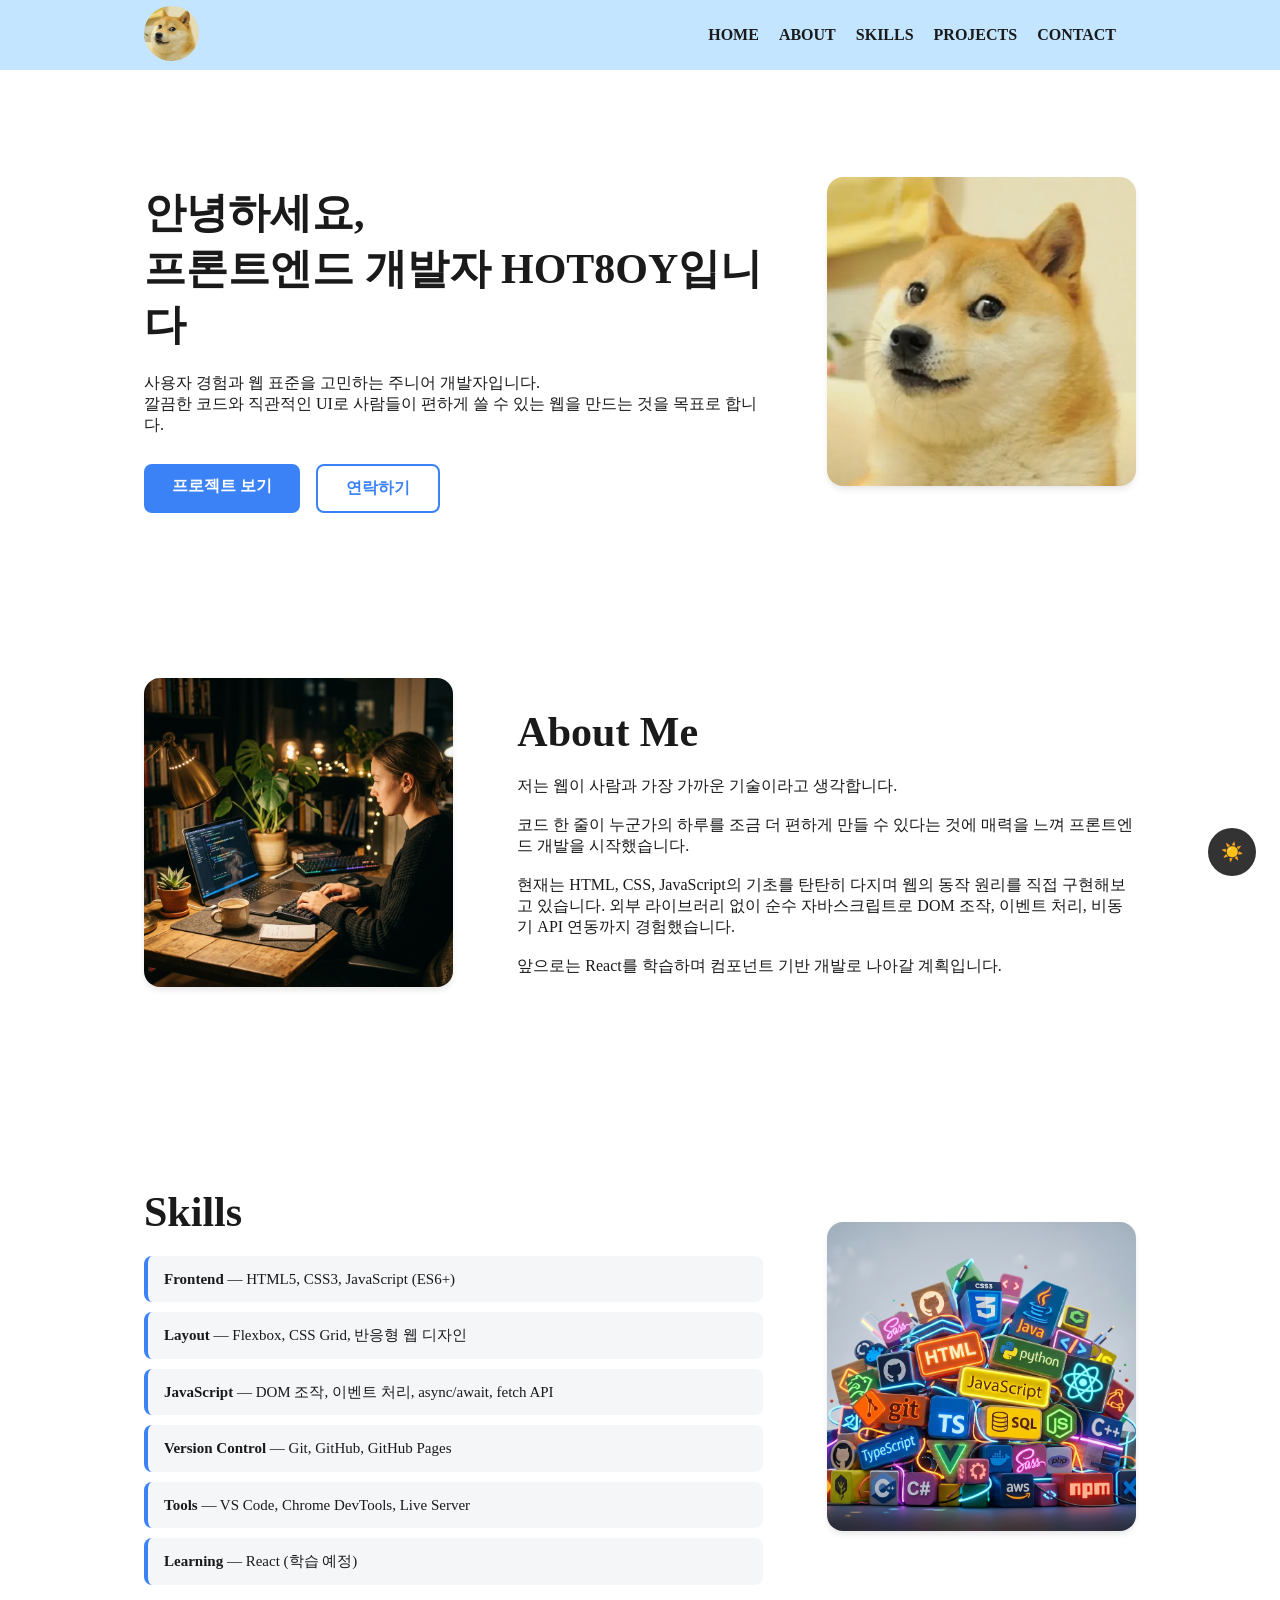
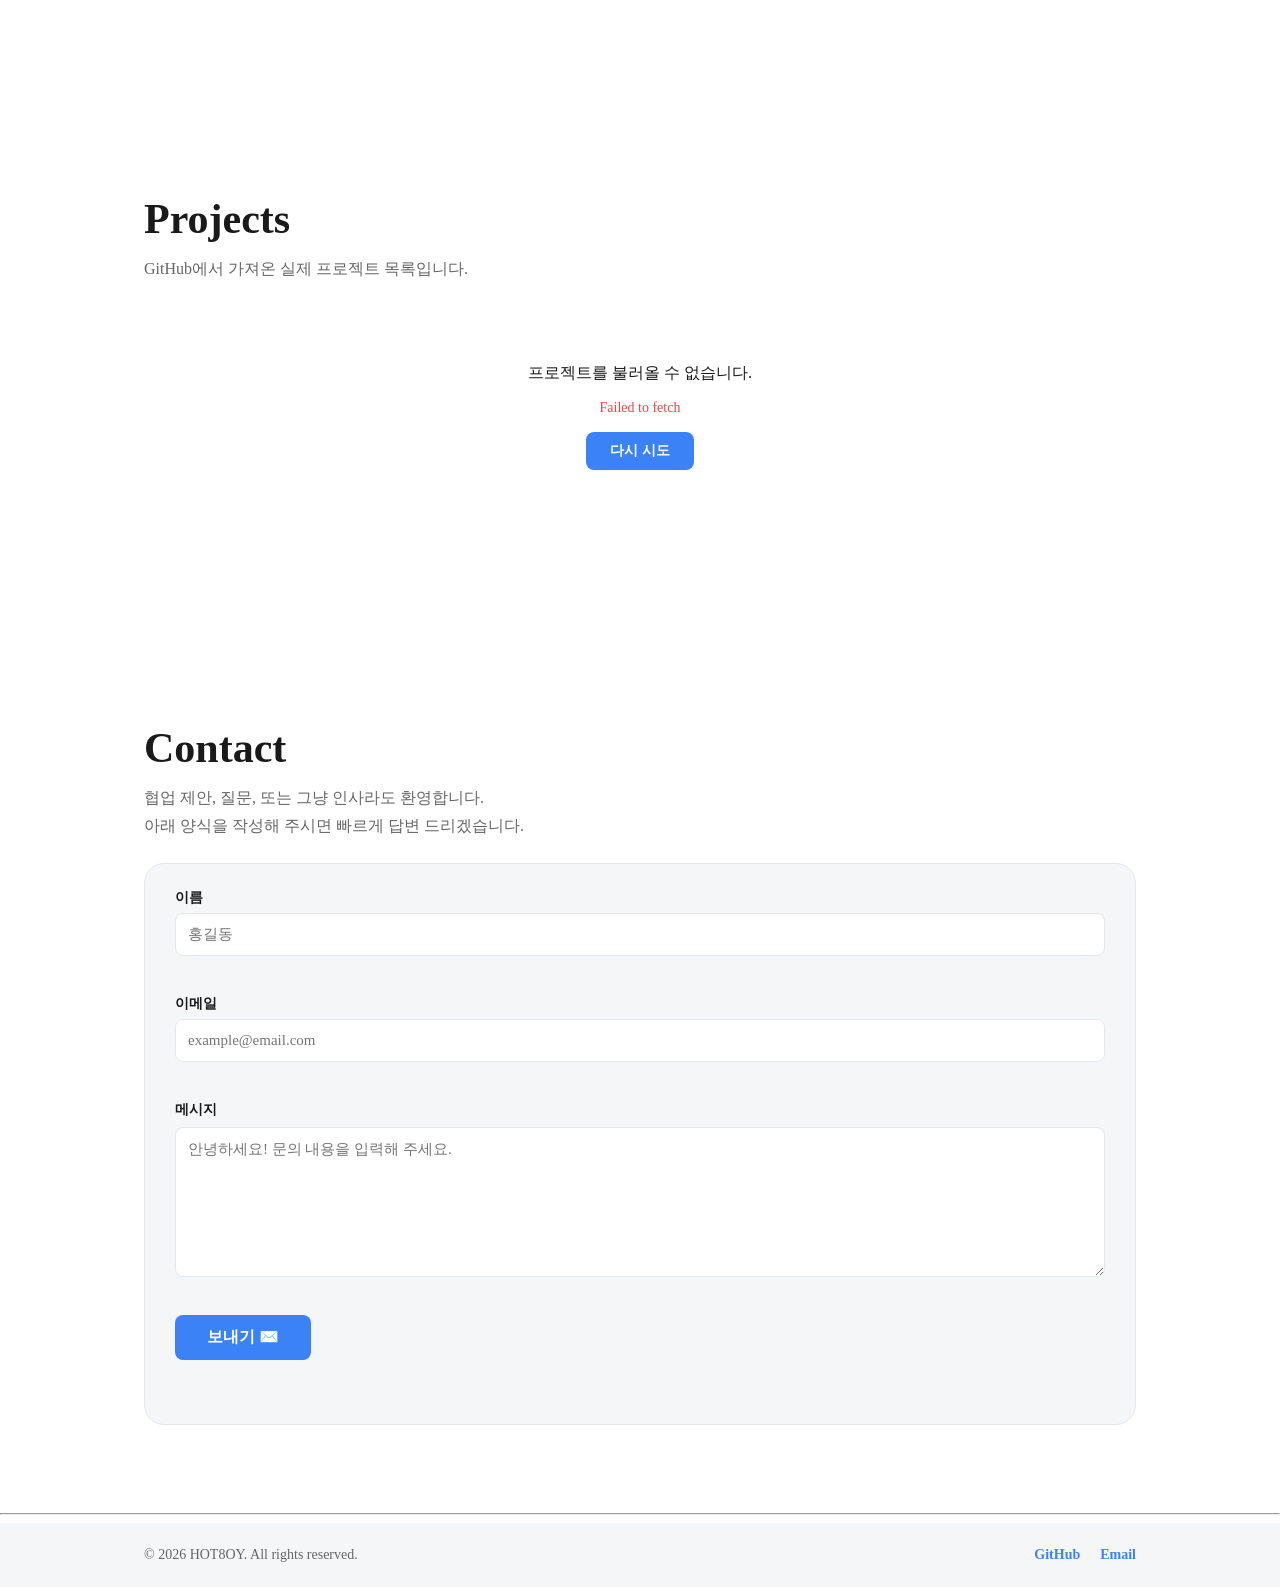
<file: index.html>
<!DOCTYPE html>
<html lang="ko">

<head>
    <meta charset="UTF-8">
    <meta name="viewport" content="width=device-width, initial-scale=1.0">
    <meta name="description" content="HOT8OY의 프론트엔드 개발자 포트폴리오 — HTML, CSS, JavaScript, GitHub API 연동 프로젝트 소개">
    <title>HOT8OY | Frontend Developer</title>
    <link rel="stylesheet" href="css/style.css">
    <script src="js/main-logic.js" defer></script>
</head>

<body>
    <div class="floating-container">
        <button class="floating-item floating-button-up">🔝</button>
        <button class="floating-item floating-darkmode">☀️</button>
    </div>
    <header>
        <nav id="nav-container">
            <div class="logo"><img class="logo-img" src="./assets/profile_image.png" alt="HOT8OY 로고 이미지"></div>
            <!-- 모바일 햄버거 버튼 -->
            <button id="hamburger-btn" class="hamburger-btn" aria-label="메뉴 열기" aria-expanded="false">☰</button>
            <ul class="nav-button-container" id="nav-menu" aria-label="내비게이션 메뉴">
                <li class="nav-item"><a href="#hero">Home</a></li>
                <li class="nav-item"><a href="#about">About</a></li>
                <li class="nav-item"><a href="#skills">Skills</a></li>
                <li class="nav-item"><a href="#projects">Projects</a></li>
                <li class="nav-item"><a href="#contact">Contact</a></li>
            </ul>
        </nav>
    </header>

    <main>
        <!-- Hero 섹션 -->
        <section id="hero" class="split-section" aria-label="인사말, CTA 버튼">
            <div class="section-content">
                <h1 class="section-name">안녕하세요,<br>프론트엔드 개발자 HOT8OY입니다</h1>
                <p>
                    사용자 경험과 웹 표준을 고민하는 주니어 개발자입니다.<br>
                    깔끔한 코드와 직관적인 UI로 사람들이 편하게 쓸 수 있는 웹을 만드는 것을 목표로 합니다.
                </p>
                <div class="hero-cta">
                    <a href="#projects" class="btn-primary">프로젝트 보기</a>
                    <a href="#contact" class="btn-secondary">연락하기</a>
                </div>
            </div>
            <!-- 1/3 이미지 (프로필) -->
            <div class="section-media">
                <img src="./assets/profile_image.png" alt="HOT8OY 프로필 사진">
            </div>
        </section>

        <!-- About 섹션 -->
        <section id="about" class="split-section" aria-label="자기소개, 프로필 이미지">
            <!-- 1/3 이미지 (감성 작업실) -->
            <div class="section-media">
                <img src="./assets/about_image.jpg" alt="작업 공간 이미지">
            </div>
            <div class="section-content">
                <h2 class="section-name">About Me</h2>
                <p>
                    저는 웹이 사람과 가장 가까운 기술이라고 생각합니다.<br><br>
                    코드 한 줄이 누군가의 하루를 조금 더 편하게 만들 수 있다는 것에 매력을 느껴
                    프론트엔드 개발을 시작했습니다.<br><br>
                    현재는 HTML, CSS, JavaScript의 기초를 탄탄히 다지며 웹의 동작 원리를
                    직접 구현해보고 있습니다. 외부 라이브러리 없이 순수 자바스크립트로
                    DOM 조작, 이벤트 처리, 비동기 API 연동까지 경험했습니다.<br><br>
                    앞으로는 React를 학습하며 컴포넌트 기반 개발로 나아갈 계획입니다.
                </p>
            </div>
        </section>

        <!-- Skills 섹션 -->
        <section id="skills" class="split-section" aria-label="기술 스택 목록">
            <div class="section-content">
                <h2 class="section-name">Skills</h2>
                <ul class="skills-list">
                    <li><strong>Frontend</strong> — HTML5, CSS3, JavaScript (ES6+)</li>
                    <li><strong>Layout</strong> — Flexbox, CSS Grid, 반응형 웹 디자인</li>
                    <li><strong>JavaScript</strong> — DOM 조작, 이벤트 처리, async/await, fetch API</li>
                    <li><strong>Version Control</strong> — Git, GitHub, GitHub Pages</li>
                    <li><strong>Tools</strong> — VS Code, Chrome DevTools, Live Server</li>
                    <li><strong>Learning</strong> — React (학습 예정)</li>
                </ul>
            </div>
            <!-- 1/3 이미지 (기술 스택 비주얼) -->
            <div class="section-media">
                <img src="./assets/skills_image.jpg" alt="보유 기술 스택 그래픽">
            </div>
        </section>

        <!-- Projects 섹션 (GitHub API 연동) -->
        <section id="projects" aria-label="GitHub API 연동 카드">
            <h2 class="section-name">Projects</h2>
            <p class="section-desc">GitHub에서 가져온 실제 프로젝트 목록입니다.</p>
            <!-- 상태 표시 영역 (로딩, 에러, 빈 상태 안내) -->
            <div class="projects-status" id="projects-status">
                <div class="spinner"></div>
                <p>Github 프로젝트를 불러오는 중...</p>
            </div>

            <!-- Github 레포지토리 카드들이 들어갈 Grid 컨테이너 -->
            <div id="projects-container" class="projects-container"></div>
        </section>

        <!-- Contact 섹션 -->
        <section id="contact" aria-label="문의 폼">
            <h2 class="section-name">Contact</h2>
            <p class="section-desc">
                협업 제안, 질문, 또는 그냥 인사라도 환영합니다.<br>
                아래 양식을 작성해 주시면 빠르게 답변 드리겠습니다.
            </p>
            <form action="/email" method="post" id="contact-form" novalidate>
                <div class="form-name">
                    <label for="name">이름</label>
                    <input type="text" name="name" id="name" placeholder="홍길동" required>
                    <!-- 검증 에러 문구 -->
                    <span class="error-msg" id="name-error"></span>
                </div>
                <div class="form-email">
                    <label for="email">이메일</label>
                    <input type="email" name="email" id="email" placeholder="example@email.com" required>
                    <span class="error-msg" id="email-error"></span>
                </div>
                <div class="form-message">
                    <label for="message">메시지</label>
                    <textarea name="message" id="message" placeholder="안녕하세요! 문의 내용을 입력해 주세요."></textarea>
                    <span class="error-msg" id="message-error"></span>
                </div>
                <button type="submit" class="btn-submit">보내기 ✉️</button>

                <!-- 전송 성공시 메시지 -->
                <p class="form-status" id="form-status"></p>
            </form>
        </section>
    </main>

    <hr>
    <footer aria-label="저작권, 소셜 링크">
        <div class="footer-content">
            <p class="footer-copy">© 2026 HOT8OY. All rights reserved.</p>
            <nav class="footer-links" aria-label="소셜 링크">
                <a href="https://github.com/HOT8OY" target="_blank" rel="noopener noreferrer">GitHub</a>
                <a href="mailto:hot8oy@example.com">Email</a>
            </nav>
        </div>
    </footer>
</body>

</html>
</file>
<file: css/style.css>
/* 스크롤 부드럽게 */
html {
    scroll-behavior: smooth;
}

/* =========================================
   1. 기본 (라이트 모드) 변수
========================================= */
:root {
    /* 배경 색상 */
    --bg-primary: #ffffff;
    /* 전체 기본 배경 */
    --bg-secondary: #f4f6f8;
    /* 카드, 섹션 구분용 연한 배경 */
    --header-bg: rgba(109, 191, 254, 0.4);
    /* 헤더 반투명 배경 */

    /* 텍스트 색상 */
    --text-primary: #1a1a1a;
    /* 기본 본문 텍스트 */
    --text-secondary: #666666;
    /* 설명, 날짜 등 부가 텍스트 */

    /* 포인트/강조 색상 */
    --accent-color: #3b82f6;
    /* 주요 버튼, 링크 강조 */
    --accent-hover: #2563eb;
    /* 마우스 호버 시 색상 */

    /* 테두리 및 그림자 */
    --border-color: #e5e7eb;
    /* 구분선, 인풋 박스 테두리 */
    --card-shadow: 0 4px 6px -1px rgba(0, 0, 0, 0.1);

    /* 레이아웃 & 전환 효과 */
    --max-width: 1024px;
    --transition-speed: 0.3s;
}

/* =========================================
   2. 다크 모드 변수 ([data-theme="dark"])
========================================= */
[data-theme="dark"] {
    /* 배경 색상 (어둡게 반전) */
    --bg-primary: #121212;
    --bg-secondary: #1e1e1e;
    --header-bg: rgba(30, 30, 30, 0.7);

    /* 텍스트 색상 (밝게 반전) */
    --text-primary: #f3f4f6;
    --text-secondary: #9ca3af;

    /* 포인트/강조 색상 (어두운 배경에 맞춘 톤) */
    --accent-color: #60a5fa;
    --accent-hover: #93c5fd;

    /* 테두리 및 그림자 */
    --border-color: #374151;
    --card-shadow: 0 4px 6px -1px rgba(0, 0, 0, 0.5);
}


/* 전역 기본 상태 */
a,
a:visited,
a:hover,
a:active {
    color: inherit;
    text-decoration: none;
}

body {
    margin: 0;
    padding: 0;
    background-color: var(--bg-primary);
    color: var(--text-primary);
    transition: background-color var(--transition-speed), color var(--transition-speed);
}

li {
    list-style: none;
}

/* 섹션별 모바일 / PC 폰트 크기 및 여백 */
/* section은 처음에 숨겨뒀다고 IntersectionObserver로 보이게 */
section {
    padding-block: 40px;
    opacity: 0;
    transform: translateY(40px);
    transition: opacity 0.6s ease-out, transform 0.6s ease-out;
}

section.visible {
    opacity: 1;
    transform: translateY(0);
}

.section-name {
    font-size: 24px;
    /* 모바일 제목 크기 */
    margin-bottom: 20px;
}

@media (min-width: 768px) {
    section {
        padding-block: 80px;
    }

    .section-name {
        font-size: 36px;
    }
}

/* =========================================
   공통 2분할 섹션 레이아웃 (1/3 : 2/3)
========================================= */
/* 1. 이미지 컨테이너: 1:1 비율 고정 + 세로 중앙 정렬 */
.section-media {
    width: 100%;
    max-width: 90%;
    aspect-ratio: 1 / 1;
    overflow: hidden;
    border-radius: 16px;
    box-shadow: var(--card-shadow);
    align-self: center;
    /* 세로축 기준 가운데 정렬 */
}

/* 이미지는 컨테이너를 꽉 채우되, 비율 유지하며 중앙 크롭 */
.section-media img {
    width: 100%;
    height: 100%;
    object-fit: cover;
    display: block;
    border-radius: 0;
    box-shadow: none;
    transition: transform 0.4s ease;
}

/* 이미지 호버 시 살짝 확대 효과 */
.section-media:hover img {
    transform: scale(1.05);
}

/* 2. 모바일 기본 (화면이 좁으므로 위아래로 쌓임) */
.split-section {
    display: flex;
    flex-direction: column;
    gap: 32px;
    align-items: center;
}

/* 모바일에서는 이미지(.section-media) -> 본문(.section-content) 순서로 표시 */
.split-section .section-media {
    order: 1;
}

.split-section .section-content {
    width: 90%;
    order: 2;
}

/* 3. 태블릿 (768px 이상): 가로 배치 */
@media (min-width: 768px) {
    .split-section {
        flex-direction: row;
        /* 좌우 나란히 배치 */
        align-items: center;
        /* 세로 중앙 정렬 */
        justify-content: space-between;
        gap: 48px;
    }

    /* 태블릿/데스크톱에서는 원래 HTML 순서대로 배치 복원 */
    .split-section .section-media {
        order: 0;
        flex: 1;
        /* 전체의 1/3 (약 33.3%) */
        width: auto;
        /* 모바일 100% 해제 */
        max-width: none;
    }

    .split-section .section-content {
        order: 0;
        flex: 2;
        /* 전체의 2/3 (약 66.6%) */
        width: auto;
    }
}

/* 4. 데스크톱 (1024px 이상): 여백 및 타이포 세부 조율 */
@media (min-width: 1024px) {
    .split-section {
        gap: 64px;
    }

    .section-name {
        font-size: 42px;
    }

    .section-media {
        flex: 1;
    }

    .section-content {
        flex: 2;
    }
}

/* =========================================
   Hero 섹션
========================================= */
/* CTA 버튼 그룹 */
.hero-cta {
    display: flex;
    gap: 16px;
    margin-top: 28px;
    flex-wrap: wrap;
}

.btn-primary {
    display: inline-block;
    padding: 12px 28px;
    background-color: var(--accent-color);
    color: #fff;
    border-radius: 8px;
    font-weight: bold;
    transition: background-color var(--transition-speed), transform var(--transition-speed);
}

.btn-primary:hover {
    background-color: var(--accent-hover);
    transform: translateY(-2px);
    color: #fff;
}

.btn-secondary {
    display: inline-block;
    padding: 12px 28px;
    border: 2px solid var(--accent-color);
    color: var(--accent-color);
    border-radius: 8px;
    font-weight: bold;
    transition: background-color var(--transition-speed), transform var(--transition-speed);
}

.btn-secondary:hover {
    background-color: var(--accent-color);
    color: #fff;
    transform: translateY(-2px);
}

/* =========================================
   Skills 섹션
========================================= */
.skills-list {
    display: flex;
    flex-direction: column;
    gap: 10px;
    padding: 0;
}

.skills-list li {
    padding: 12px 16px;
    background: var(--bg-secondary);
    border-radius: 8px;
    border-left: 4px solid var(--accent-color);
    font-size: 15px;
    line-height: 1.5;
}

/* =========================================
   공통 섹션 부제목 (.section-desc)
========================================= */
.section-desc {
    color: var(--text-secondary);
    margin-top: -8px;
    margin-bottom: 24px;
    line-height: 1.7;
}

/* =========================================
   Footer
========================================= */
footer {
    background-color: var(--bg-secondary);
}

.footer-content {
    max-width: var(--max-width);
    margin-inline: auto;
    padding: 24px 16px;
    display: flex;
    justify-content: space-between;
    align-items: center;
    flex-wrap: wrap;
    gap: 12px;
    box-sizing: border-box;
}

.footer-copy {
    margin: 0;
    color: var(--text-secondary);
    font-size: 14px;
}

.footer-links {
    display: flex;
    gap: 20px;
}

.footer-links a {
    color: var(--accent-color);
    font-size: 14px;
    font-weight: bold;
    transition: color var(--transition-speed);
}

.footer-links a:hover {
    color: var(--accent-hover);
}

/* 이미지 관련 */


/* 플로팅 버튼 */
.floating-container {
    /* 위치 고정 */
    position: fixed;
    right: 24px;
    bottom: 24px;
    z-index: 1000;

    display: flex;
    flex-direction: column;
    gap: 12px;
}

.floating-item {
    /* 버튼 형태 */
    width: 48px;
    height: 48px;
    border-radius: 50%;
    border: none;
    cursor: pointer;
    box-shadow: 0 4px 10px var(--card-shadow);
    font-size: 18px;
    display: flex;
    /* 내부 이미지 및 이모지를 정렬하기 위해서 flex 사용 */
    align-items: center;
    justify-content: center;
    transition: transform var(--transition-speed), background-color var(--transition-speed);
}

.floating-item:hover {
    transform: translateY(-2px);
}

.floating-button-up {
    opacity: 0;
    visibility: hidden;
    transition: opacity 0.3s, visibility 0.3s;
    background-color: var(--accent-color);
}

.floating-button-up.show {
    opacity: 1;
    visibility: visible;
    color: white;
}

.floating-darkmode {
    background-color: #333333;
    color: white;
}

/* nav bar & header */
section,
#nav-container {
    max-width: var(--max-width);
    width: 100%;
    margin-inline: auto;
    /* 가운데 정렬 */
    box-sizing: border-box;
    padding-inline: 16px;
}

header {
    width: 100%;
    background-color: var(--header-bg);
    backdrop-filter: blur(8px);
    /* 뒤가 흐려보이는 효과 */
    /* 상단 고정 */
    position: sticky;
    top: 0;
    z-index: 100;
    /* 배경색과 그림자가 부드럽게 바뀌도록 transition 추가 */
    transition: background-color var(--transition-speed), box-shadow var(--transition-speed);
}

/* 동적 Header : 스크롤 시 변하게 */
header.scrolled {
    background-color: var(--bg-primary);
    box-shadow: 0 4px 12px rgba(0, 0, 0, 0.1);
}

.logo-img {
    width: 55px;
    height: 55px;
    border-radius: 50%;
}

#nav-container {
    display: flex;
    justify-content: space-between;
    align-items: center;
    height: 70px;
}

/* 햄버거 버튼 */
.hamburger-btn {
    display: block;
    background: none;
    border: none;
    font-size: 28px;
    cursor: pointer;
    color: var(--text-primary);
}

/* 모바일 햄버거 눌렀을 때 나오는 매뉴 */
#nav-container .nav-button-container {
    display: none;
    flex-direction: column;
    position: absolute;
    top: 70px;
    /* header 높이만큼 아래로 */
    left: 0;
    width: 100%;
    background-color: var(--bg-primary);
    border-bottom: 1px solid var(--border-color);
    padding: 20px 0;
    gap: 15px;
    text-align: center;
    box-shadow: var(--card-shadow);
}

/* JS의 active 클래스 붙이면 기능 */
#nav-container .nav-button-container.active {
    display: flex;
}

.nav-button-container .nav-item a {
    text-transform: uppercase;
    text-decoration: none;
    font-weight: bold;
}

/* 데스크톱 확장 */
/* 768px 이상일 때 사용되는 조건 */
@media (min-width: 768px) {

    /* 햄버거 버튼 숨김 */
    .hamburger-btn {
        display: none;
    }

    #nav-container .nav-button-container {
        display: flex;
        flex-direction: row;
        position: static;
        /* absolute 해제 */
        width: auto;
        padding: 0;
        box-shadow: none;
        border-bottom: none;
        gap: 20px;
        margin-right: 20px;
        background: none;
    }
}

/* Projects */
/* Github 프로젝트 가져온거 grid 형식 넣기 */
#projects-container {
    display: grid;
    grid-template-columns: repeat(auto-fit, minmax(200px, 1fr));
    gap: 24px;
    margin-top: 20px;
}

/* JS로 동적 생성되는 프로젝트 카드 스타일 */
.project-card {
    background-color: var(--bg-secondary);
    border: 1px solid var(--border-color);
    border-radius: 12px;
    padding: 20px;
    box-shadow: var(--card-shadow);
    transition: transform var(--transition-speed), box-shadow var(--transition-speed);
}

.project-card:hover {
    transform: translateY(-6px);
    box-shadow: 0 12px 24px rgba(0, 0, 0, 0.15);
}

/* #projects-status는 기본적으로 숨기고 .show 클래스가 붙으면 보임 */
#projects-status {
    display: none;
    text-align: center;
    padding: 40px 16px;
}

#projects-status.show {
    display: block;
}

/* 로딩 상태: 스피너 회전 애니메이션 */
.spinner {
    width: 44px;
    height: 44px;
    margin: 0 auto 16px;
    border: 4px solid var(--border-color);
    border-top: 4px solid var(--accent-color);
    border-radius: 50%;
    animation: spin 0.8s linear infinite;
}

@keyframes spin {
    0% {
        transform: rotate(0deg);
    }

    100% {
        transform: rotate(360deg);
    }
}

/* 에러 상태: 메시지 및 다시 시도 버튼 */
.projects-error-msg {
    color: #ef4444;
    font-size: 14px;
    margin-top: 6px;
    margin-bottom: 16px;
}

.btn-retry {
    display: inline-block;
    padding: 10px 24px;
    background-color: var(--accent-color);
    color: #fff;
    border: none;
    border-radius: 8px;
    font-size: 14px;
    font-weight: bold;
    cursor: pointer;
    transition: background-color var(--transition-speed), transform var(--transition-speed);
}

.btn-retry:hover {
    background-color: var(--accent-hover);
    transform: translateY(-2px);
}

/* contact form */
#contact-form {
    background-color: var(--bg-secondary);
    border: 1px solid var(--border-color);
    padding: 24px 30px;
    border-radius: 20px;
    display: flex;
    flex-direction: column;
    gap: 16px;
}

#contact-form label {
    font-weight: bold;
    font-size: 14px;
    margin-bottom: 6px;
    display: inline-block;
}

#contact-form input[type="text"],
#contact-form input[type="email"] {
    width: 100%;
    padding: 12px;
    box-sizing: border-box;
    border: 1px solid var(--border-color);
    border-radius: 8px;
    background-color: var(--bg-primary);
    color: var(--text-primary);
    font-family: inherit;
    font-size: 15px;
    transition: border-color var(--transition-speed);
}

#contact-form input[type="text"]:focus,
#contact-form input[type="email"]:focus,
#message:focus {
    outline: none;
    border-color: var(--accent-color);
}

/* 폼 유효성 에러 상태 스타일 (State 기반) */
#contact-form input.input-error,
#contact-form textarea.input-error {
    border-color: #ef4444 !important;
}

.btn-submit {
    align-self: flex-start;
    padding: 12px 32px;
    background-color: var(--accent-color);
    color: #fff;
    border: none;
    border-radius: 8px;
    font-size: 16px;
    font-weight: bold;
    cursor: pointer;
    transition: background-color var(--transition-speed), transform var(--transition-speed);
}

.btn-submit:hover {
    background-color: var(--accent-hover);
    transform: translateY(-2px);
}

#message {
    display: block;
    margin-top: 2px;
    padding: 12px;

    /* 1. 가로 너비: 부모 영역에 꽉 차게 */
    width: 100%;
    box-sizing: border-box;
    /* 패딩이 더해져도 밖으로 삐져나가지 않게 */
    max-width: 100%;
    /* 부모 너비를 넘지 않도록 최대 너비 제한 */
    /* 2. 세로 높이: 7줄 정도 (약 150px) */
    min-height: 150px;
    /* 최소/기본 7줄 높이 */
    max-height: 350px;
    /* 사용자가 늘릴 수 있는 최대 높이 */
    /* 3. 크기 조절 옵션 */
    resize: vertical;
    /* 마우스로 늘릴 때 좌우는 고정하고 세로로만 조절되게 */
    /* 4. 스타일 및 폰트 */
    font-family: inherit;
    /* textarea 기본 폰트 대신 본문 폰트 계승 */
    font-size: 15px;
    border: 1px solid var(--border-color);
    border-radius: 8px;
    background-color: var(--bg-primary);
    color: var(--text-primary);
    transition: border-color var(--transition-speed);
}

.error-msg {
    color: #ef4444;
    /* 빨간색 에러 */
    font-size: 13px;
    display: block;
    margin-top: 4px;
    min-height: 18px;
    /* 레이아웃 밀림 방지 */
}

.form-status {
    color: #10b981;
    /* 초록색 성공 */
    font-weight: bold;
    margin-top: 8px;
}
</file>
